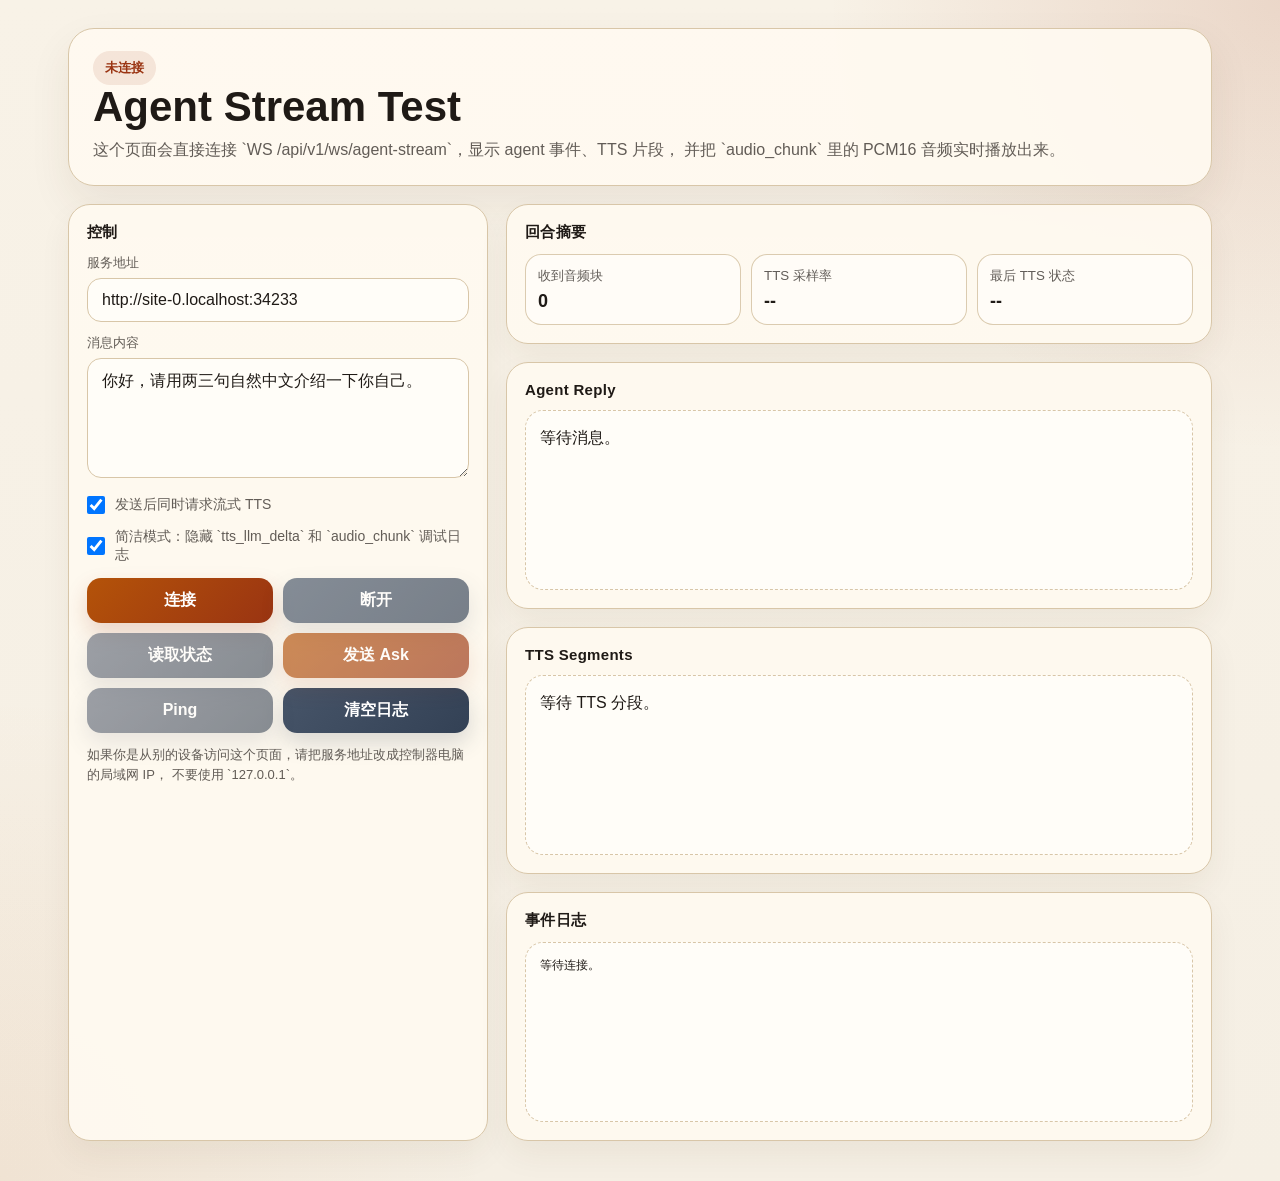
<file: Software/Master/momo_robot_service/agent_stream_test.html>
<!doctype html>
<html lang="zh-CN">
  <head>
    <meta charset="utf-8" />
    <meta name="viewport" content="width=device-width, initial-scale=1" />
    <title>MomoAgent Agent Stream Test</title>
    <style>
      :root {
        --bg: #f5efe4;
        --panel: rgba(255, 250, 241, 0.94);
        --panel-strong: #fffdf8;
        --line: #d8c6a8;
        --ink: #1f1a16;
        --muted: rgba(31, 26, 22, 0.7);
        --accent: #9a3412;
        --accent-2: #b45309;
        --good: #166534;
        --warn: #9a3412;
        --bad: #b91c1c;
      }

      * {
        box-sizing: border-box;
      }

      body {
        margin: 0;
        min-height: 100vh;
        color: var(--ink);
        font-family: "Noto Sans SC", "Source Han Sans SC", sans-serif;
        background:
          radial-gradient(circle at top right, rgba(154, 52, 18, 0.14), transparent 26%),
          radial-gradient(circle at bottom left, rgba(180, 83, 9, 0.08), transparent 28%),
          linear-gradient(180deg, #f8f2e7 0%, var(--bg) 100%);
      }

      main {
        max-width: 1180px;
        margin: 0 auto;
        padding: 28px 18px 40px;
      }

      .hero {
        padding: 22px 24px;
        border: 1px solid var(--line);
        border-radius: 26px;
        background: var(--panel);
        box-shadow: 0 18px 42px rgba(72, 49, 25, 0.08);
      }

      h1 {
        margin: 0 0 8px;
        font-size: clamp(28px, 4vw, 42px);
        line-height: 1.05;
      }

      .subtitle {
        margin: 0;
        color: var(--muted);
        line-height: 1.6;
      }

      .grid {
        display: grid;
        grid-template-columns: minmax(320px, 420px) minmax(0, 1fr);
        gap: 18px;
        margin-top: 18px;
      }

      .panel {
        padding: 18px;
        border: 1px solid var(--line);
        border-radius: 22px;
        background: var(--panel);
        box-shadow: 0 14px 32px rgba(72, 49, 25, 0.06);
      }

      .panel-title {
        margin: 0 0 12px;
        font-size: 15px;
        font-weight: 800;
        letter-spacing: 0.02em;
      }

      label {
        display: block;
        margin: 12px 0 6px;
        font-size: 13px;
        color: var(--muted);
      }

      input,
      textarea,
      button {
        width: 100%;
        border-radius: 14px;
        font: inherit;
      }

      input,
      textarea {
        padding: 12px 14px;
        color: var(--ink);
        border: 1px solid var(--line);
        background: var(--panel-strong);
      }

      textarea {
        min-height: 120px;
        resize: vertical;
      }

      .actions {
        display: grid;
        grid-template-columns: repeat(2, minmax(0, 1fr));
        gap: 10px;
        margin-top: 14px;
      }

      button {
        padding: 12px 14px;
        border: none;
        font-weight: 700;
        cursor: pointer;
        color: white;
        background: linear-gradient(135deg, var(--accent-2), var(--accent));
        box-shadow: 0 10px 22px rgba(154, 52, 18, 0.18);
      }

      button.secondary {
        background: linear-gradient(135deg, #475569, #334155);
        box-shadow: 0 10px 22px rgba(51, 65, 85, 0.18);
      }

      button.ghost {
        background: linear-gradient(135deg, #6b7280, #4b5563);
        box-shadow: 0 10px 22px rgba(75, 85, 99, 0.18);
      }

      button:disabled {
        cursor: wait;
        opacity: 0.66;
      }

      .inline {
        display: flex;
        align-items: center;
        gap: 10px;
        margin-top: 14px;
        color: var(--muted);
        font-size: 14px;
      }

      .inline input[type="checkbox"] {
        width: 18px;
        height: 18px;
        margin: 0;
      }

      .status-pill {
        display: inline-flex;
        align-items: center;
        gap: 8px;
        padding: 8px 12px;
        border-radius: 999px;
        background: rgba(154, 52, 18, 0.10);
        color: var(--accent);
        font-size: 13px;
        font-weight: 700;
      }

      .status-pill.good {
        background: rgba(22, 101, 52, 0.10);
        color: var(--good);
      }

      .status-pill.bad {
        background: rgba(185, 28, 28, 0.10);
        color: var(--bad);
      }

      .stack {
        display: grid;
        gap: 18px;
      }

      .log,
      .reply {
        min-height: 180px;
        padding: 14px;
        border: 1px dashed var(--line);
        border-radius: 18px;
        background: var(--panel-strong);
        white-space: pre-wrap;
        word-break: break-word;
        line-height: 1.6;
      }

      .log {
        max-height: 440px;
        overflow: auto;
        font-family: "SFMono-Regular", "JetBrains Mono", monospace;
        font-size: 12px;
      }

      .meta-grid {
        display: grid;
        grid-template-columns: repeat(3, minmax(0, 1fr));
        gap: 10px;
      }

      .meta {
        padding: 12px;
        border-radius: 16px;
        background: rgba(255, 253, 248, 0.85);
        border: 1px solid rgba(216, 198, 168, 0.9);
      }

      .meta small {
        display: block;
        color: var(--muted);
        margin-bottom: 6px;
      }

      .meta strong {
        display: block;
        font-size: 18px;
      }

      .hint {
        margin-top: 12px;
        color: var(--muted);
        font-size: 13px;
        line-height: 1.6;
      }

      @media (max-width: 960px) {
        .grid {
          grid-template-columns: 1fr;
        }

        .meta-grid {
          grid-template-columns: 1fr;
        }
      }
    </style>
  </head>
  <body>
    <main>
      <section class="hero">
        <div id="statusPill" class="status-pill">未连接</div>
        <h1>Agent Stream Test</h1>
        <p class="subtitle">
          这个页面会直接连接 `WS /api/v1/ws/agent-stream`，显示 agent 事件、TTS 片段，
          并把 `audio_chunk` 里的 PCM16 音频实时播放出来。
        </p>
      </section>

      <section class="grid">
        <div class="panel">
          <h2 class="panel-title">控制</h2>

          <label for="serverBase">服务地址</label>
          <input id="serverBase" />

          <label for="messageInput">消息内容</label>
          <textarea id="messageInput">你好，请用两三句自然中文介绍一下你自己。</textarea>

          <div class="inline">
            <input id="withTts" type="checkbox" checked />
            <span>发送后同时请求流式 TTS</span>
          </div>

          <div class="inline">
            <input id="compactMode" type="checkbox" checked />
            <span>简洁模式：隐藏 `tts_llm_delta` 和 `audio_chunk` 调试日志</span>
          </div>

          <div class="actions">
            <button id="connectBtn" type="button">连接</button>
            <button id="disconnectBtn" class="secondary" type="button">断开</button>
            <button id="statusBtn" class="ghost" type="button">读取状态</button>
            <button id="askBtn" type="button">发送 Ask</button>
            <button id="pingBtn" class="ghost" type="button">Ping</button>
            <button id="clearBtn" class="secondary" type="button">清空日志</button>
          </div>

          <p class="hint">
            如果你是从别的设备访问这个页面，请把服务地址改成控制器电脑的局域网 IP，
            不要使用 `127.0.0.1`。
          </p>
        </div>

        <div class="stack">
          <section class="panel">
            <h2 class="panel-title">回合摘要</h2>
            <div class="meta-grid">
              <div class="meta">
                <small>收到音频块</small>
                <strong id="audioChunkCount">0</strong>
              </div>
              <div class="meta">
                <small>TTS 采样率</small>
                <strong id="sampleRateText">--</strong>
              </div>
              <div class="meta">
                <small>最后 TTS 状态</small>
                <strong id="ttsStateText">--</strong>
              </div>
            </div>
          </section>

          <section class="panel">
            <h2 class="panel-title">Agent Reply</h2>
            <div id="replyBox" class="reply">等待消息。</div>
          </section>

          <section class="panel">
            <h2 class="panel-title">TTS Segments</h2>
            <div id="ttsSegmentsBox" class="reply">等待 TTS 分段。</div>
          </section>

          <section class="panel">
            <h2 class="panel-title">事件日志</h2>
            <div id="logBox" class="log">等待连接。</div>
          </section>
        </div>
      </section>
    </main>

    <script>
      const serverBaseInput = document.getElementById("serverBase");
      const messageInput = document.getElementById("messageInput");
      const withTtsInput = document.getElementById("withTts");
      const compactModeInput = document.getElementById("compactMode");
      const connectBtn = document.getElementById("connectBtn");
      const disconnectBtn = document.getElementById("disconnectBtn");
      const statusBtn = document.getElementById("statusBtn");
      const askBtn = document.getElementById("askBtn");
      const pingBtn = document.getElementById("pingBtn");
      const clearBtn = document.getElementById("clearBtn");
      const statusPill = document.getElementById("statusPill");
      const logBox = document.getElementById("logBox");
      const replyBox = document.getElementById("replyBox");
      const ttsSegmentsBox = document.getElementById("ttsSegmentsBox");
      const audioChunkCount = document.getElementById("audioChunkCount");
      const sampleRateText = document.getElementById("sampleRateText");
      const ttsStateText = document.getElementById("ttsStateText");

      let ws = null;
      let audioContext = null;
      let nextPlayTime = 0;
      let activeSources = new Set();
      let chunkCount = 0;
      let finishStateTimer = null;
      const MIN_AUDIO_LEAD_SEC = 0.12;
      const END_OF_STREAM_PAD_SEC = 0.12;

      function defaultBaseUrl() {
        return `${window.location.protocol}//${window.location.host}`;
      }

      function appendLog(payload) {
        const now = new Date().toLocaleTimeString();
        const text =
          typeof payload === "string" ? payload : JSON.stringify(payload, null, 2);
        logBox.textContent += `${logBox.textContent ? "\n\n" : ""}[${now}] ${text}`;
        logBox.scrollTop = logBox.scrollHeight;
      }

      function appendSegment(text) {
        const content = String(text || "").trim();
        if (!content) {
          return;
        }
        if (
          ttsSegmentsBox.textContent === "等待 TTS 分段。" ||
          ttsSegmentsBox.textContent === "未请求"
        ) {
          ttsSegmentsBox.textContent = content;
          return;
        }
        ttsSegmentsBox.textContent += `\n${content}`;
      }

      function clearFinishStateTimer() {
        if (finishStateTimer) {
          clearTimeout(finishStateTimer);
          finishStateTimer = null;
        }
      }

      function setStatus(text, tone = "normal") {
        statusPill.textContent = text;
        statusPill.className = "status-pill";
        if (tone === "good") {
          statusPill.classList.add("good");
        } else if (tone === "bad") {
          statusPill.classList.add("bad");
        }
      }

      function wsUrlFromBase(baseUrl) {
        const url = new URL(baseUrl);
        url.protocol = url.protocol === "https:" ? "wss:" : "ws:";
        url.pathname = "/api/v1/ws/agent-stream";
        url.search = "";
        url.hash = "";
        return url.toString();
      }

      function resetTurnMetrics() {
        clearFinishStateTimer();
        chunkCount = 0;
        audioChunkCount.textContent = "0";
        sampleRateText.textContent = "--";
        ttsStateText.textContent = "--";
        ttsSegmentsBox.textContent = withTtsInput.checked ? "等待 TTS 分段。" : "未请求";
      }

      function stopScheduledAudio() {
        clearFinishStateTimer();
        for (const source of activeSources) {
          try {
            source.stop();
          } catch (_error) {
          }
        }
        activeSources = new Set();
        if (audioContext) {
          nextPlayTime = audioContext.currentTime;
        } else {
          nextPlayTime = 0;
        }
      }

      function settleFinalTtsState(text) {
        const content = String(text || "").trim() || "done";
        clearFinishStateTimer();
        if (!audioContext) {
          ttsStateText.textContent = content;
          return;
        }
        const remainingSec = Math.max(
          0,
          Number(nextPlayTime || 0) - Number(audioContext.currentTime || 0) + END_OF_STREAM_PAD_SEC
        );
        if (remainingSec <= 0.02) {
          ttsStateText.textContent = content;
          return;
        }
        ttsStateText.textContent = "收尾中";
        finishStateTimer = window.setTimeout(() => {
          finishStateTimer = null;
          ttsStateText.textContent = content;
        }, Math.round(remainingSec * 1000));
      }

      function base64ToArrayBuffer(base64) {
        const binary = atob(base64);
        const bytes = new Uint8Array(binary.length);
        for (let index = 0; index < binary.length; index += 1) {
          bytes[index] = binary.charCodeAt(index);
        }
        return bytes.buffer;
      }

      async function ensureAudioContext() {
        if (!audioContext) {
          audioContext = new AudioContext({ sampleRate: 44100 });
          nextPlayTime = audioContext.currentTime;
        }
        await audioContext.resume();
      }

      async function schedulePcm16(base64, sampleRate) {
        await ensureAudioContext();
        const pcmBuffer = base64ToArrayBuffer(base64);
        const pcm = new Int16Array(pcmBuffer);
        const audioBuffer = audioContext.createBuffer(1, pcm.length, sampleRate);
        const channel = audioBuffer.getChannelData(0);
        for (let index = 0; index < pcm.length; index += 1) {
          channel[index] = pcm[index] / 32768;
        }
        const source = audioContext.createBufferSource();
        source.buffer = audioBuffer;
        source.connect(audioContext.destination);
        activeSources.add(source);
        source.onended = () => activeSources.delete(source);
        nextPlayTime = Math.max(nextPlayTime, audioContext.currentTime + MIN_AUDIO_LEAD_SEC);
        source.start(nextPlayTime);
        nextPlayTime += audioBuffer.duration;
      }

      function setButtonsConnected(connected) {
        connectBtn.disabled = connected;
        disconnectBtn.disabled = !connected;
        statusBtn.disabled = !connected;
        askBtn.disabled = !connected;
        pingBtn.disabled = !connected;
      }

      function closeWs() {
        if (!ws) {
          return;
        }
        try {
          ws.close();
        } catch (_error) {
        }
        ws = null;
      }

      function handleEvent(event) {
        if (event.type === "ready") {
          appendLog(event);
          setStatus("已连接", "good");
          return;
        }
        if (event.type === "status") {
          appendLog(event);
          return;
        }
        if (event.type === "turn_started") {
          appendLog(event);
          resetTurnMetrics();
          replyBox.textContent = "等待 agent 回复...";
          ttsStateText.textContent = event.with_tts ? "准备中" : "未请求";
          stopScheduledAudio();
          return;
        }
        if (event.type === "agent_accepted") {
          appendLog(event);
          return;
        }
        if (event.type === "agent_reply") {
          appendLog(event);
          const reply = event.data?.reply || "";
          replyBox.textContent = reply || "(空回复)";
          return;
        }
        if (event.type === "tts_started") {
          appendLog(event);
          ttsStateText.textContent = "已启动";
          return;
        }
        if (event.type === "tts_unavailable") {
          appendLog(event);
          ttsStateText.textContent = event.data?.error || "不可用";
          return;
        }
        if (event.type === "tts_session_ready") {
          appendLog(event);
          sampleRateText.textContent = String(event.sample_rate || "--");
          ttsStateText.textContent = "流式中";
          return;
        }
        if (event.type === "tts_llm_delta") {
          if (!compactModeInput.checked) {
            appendLog(event);
          }
          return;
        }
        if (event.type === "tts_segment") {
          appendSegment(event.text);
          appendLog(event);
          return;
        }
        if (event.type === "tts_segment_done") {
          appendLog(event);
          return;
        }
        if (event.type === "audio_chunk") {
          chunkCount += 1;
          audioChunkCount.textContent = String(chunkCount);
          sampleRateText.textContent = String(event.sample_rate || "--");
          if (!compactModeInput.checked) {
            appendLog({
              type: "audio_chunk",
              sample_rate: event.sample_rate,
              num_samples: event.num_samples,
              progress: event.progress,
              chunk_index: chunkCount,
            });
          }
          schedulePcm16(event.pcm16_base64, Number(event.sample_rate || 44100)).catch((error) => {
            appendLog({ type: "audio_error", message: String(error?.message || error) });
          });
          return;
        }
        if (event.type === "done" || event.type === "turn_done") {
          appendLog(event);
          const finishReason =
            event.finish_reason ||
            event.data?.turn?.tts?.finish_reason ||
            "done";
          settleFinalTtsState(finishReason);
          return;
        }
        if (event.type === "tts_warning") {
          appendLog(event);
          return;
        }
        if (event.type === "interrupted") {
          appendLog(event);
          settleFinalTtsState("interrupted");
          return;
        }
        if (event.type === "error") {
          appendLog(event);
          setStatus("连接异常", "bad");
          return;
        }
        appendLog(event);
      }

      function connectWs() {
        closeWs();
        stopScheduledAudio();
        setStatus("连接中...");
        const wsUrl = wsUrlFromBase(serverBaseInput.value.trim());
        appendLog(`connecting ${wsUrl}`);
        ws = new WebSocket(wsUrl);

        ws.addEventListener("open", () => {
          setButtonsConnected(true);
        });

        ws.addEventListener("message", (messageEvent) => {
          try {
            const data = JSON.parse(messageEvent.data);
            handleEvent(data);
          } catch (error) {
            appendLog({
              type: "parse_error",
              message: String(error?.message || error),
              raw: String(messageEvent.data || ""),
            });
          }
        });

        ws.addEventListener("close", (event) => {
          appendLog({
            type: "ws_close",
            code: event.code,
            reason: event.reason,
          });
          setButtonsConnected(false);
          setStatus("已断开", "bad");
          ws = null;
        });

        ws.addEventListener("error", () => {
          appendLog({ type: "ws_error", message: "WebSocket 连接失败" });
          setButtonsConnected(false);
          setStatus("连接失败", "bad");
        });
      }

      function sendJson(payload) {
        if (!ws || ws.readyState !== WebSocket.OPEN) {
          appendLog({ type: "local_error", message: "请先连接 WebSocket" });
          return;
        }
        ws.send(JSON.stringify(payload));
      }

      serverBaseInput.value = defaultBaseUrl();
      setButtonsConnected(false);

      connectBtn.addEventListener("click", () => connectWs());
      disconnectBtn.addEventListener("click", () => closeWs());
      statusBtn.addEventListener("click", () => sendJson({ type: "status" }));
      pingBtn.addEventListener("click", () => sendJson({ type: "ping" }));
      askBtn.addEventListener("click", () => {
        sendJson({
          type: "ask",
          message: messageInput.value.trim(),
          with_tts: withTtsInput.checked,
        });
      });
      clearBtn.addEventListener("click", () => {
        logBox.textContent = "";
      });
    </script>
  </body>
</html>
</file>
